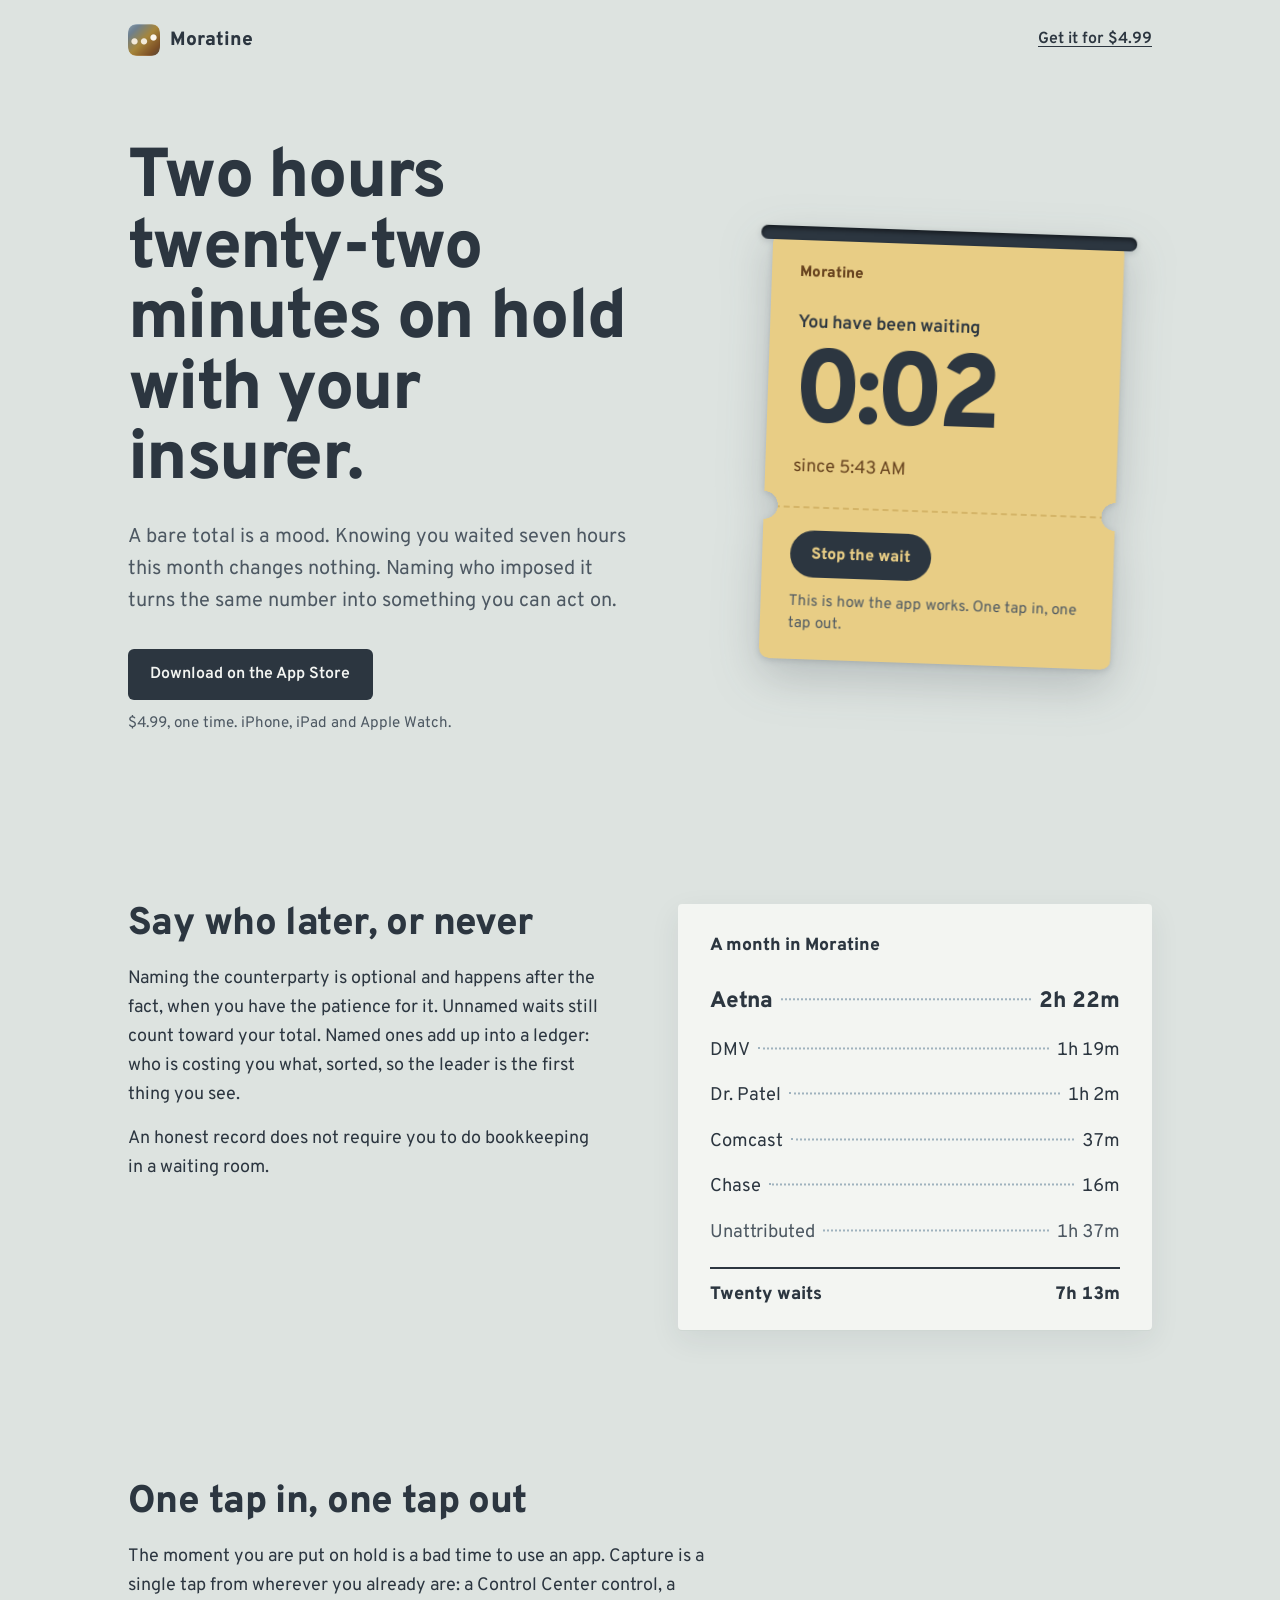
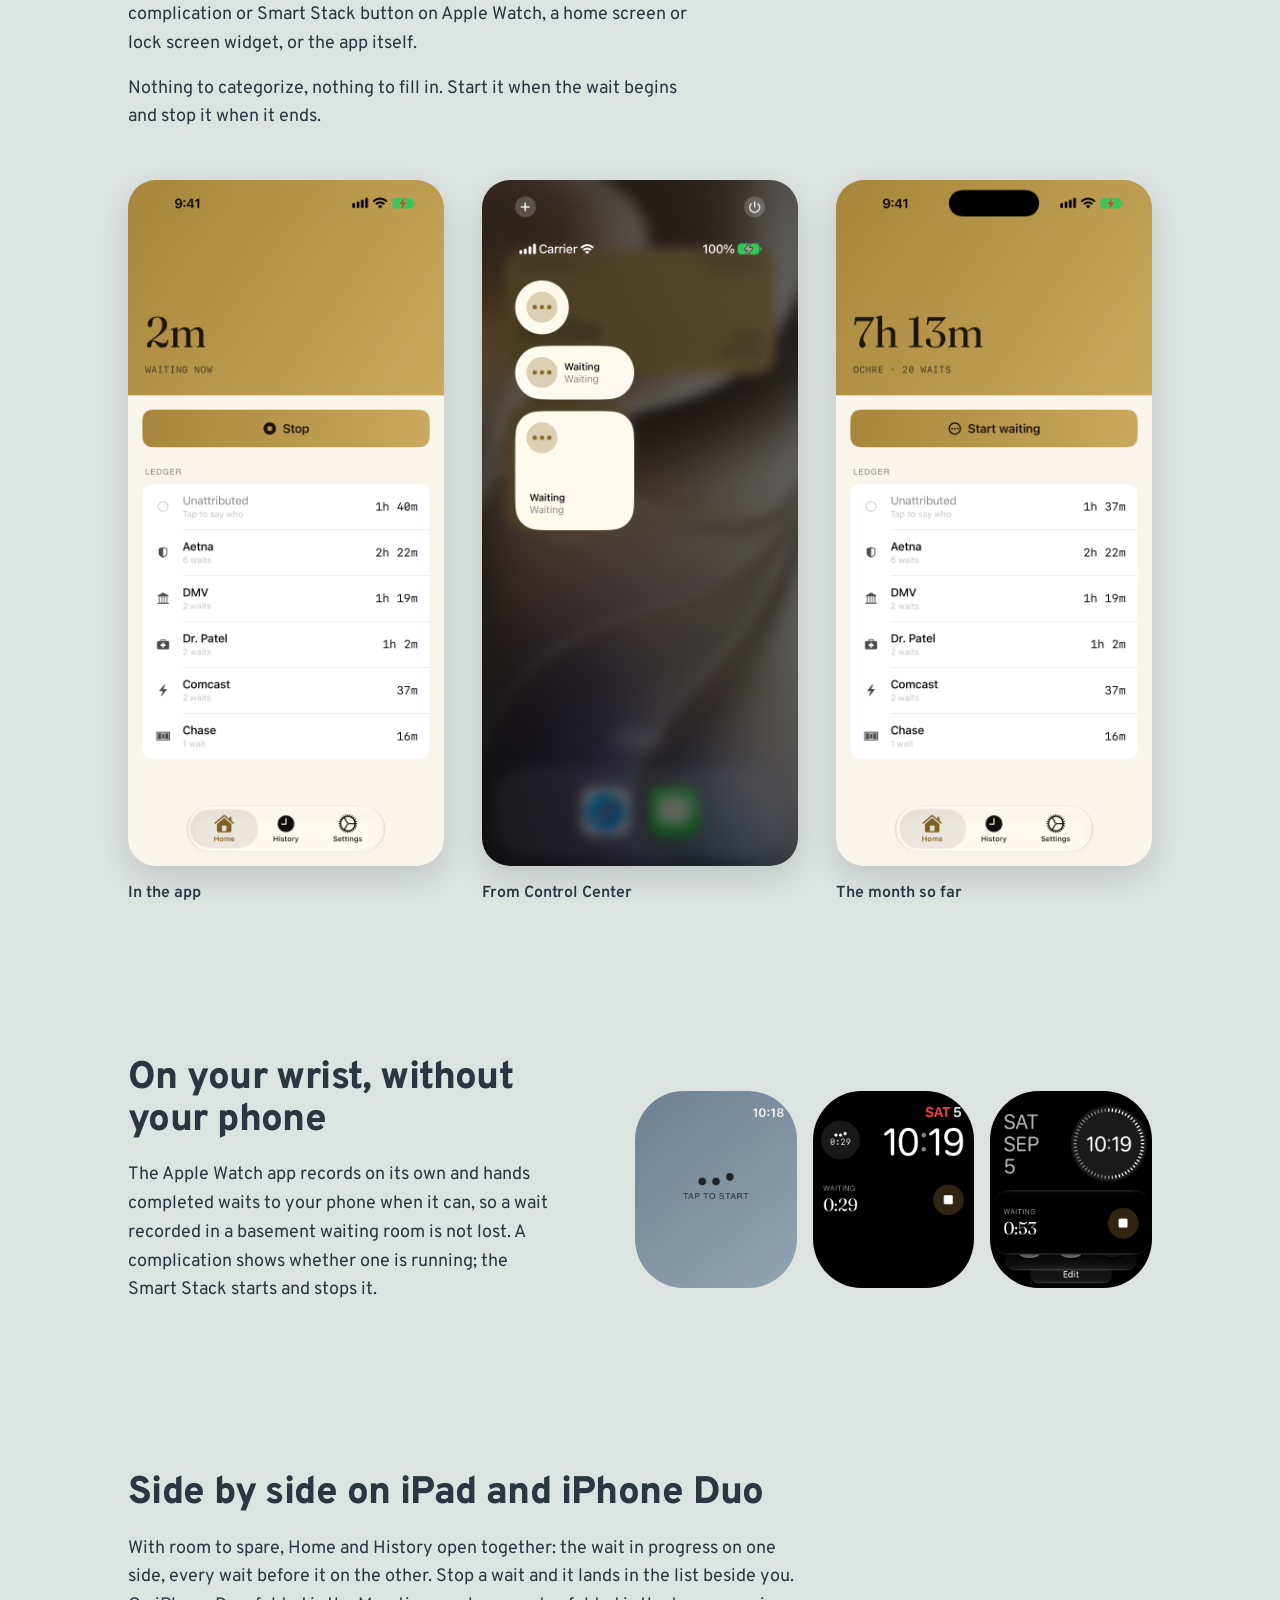
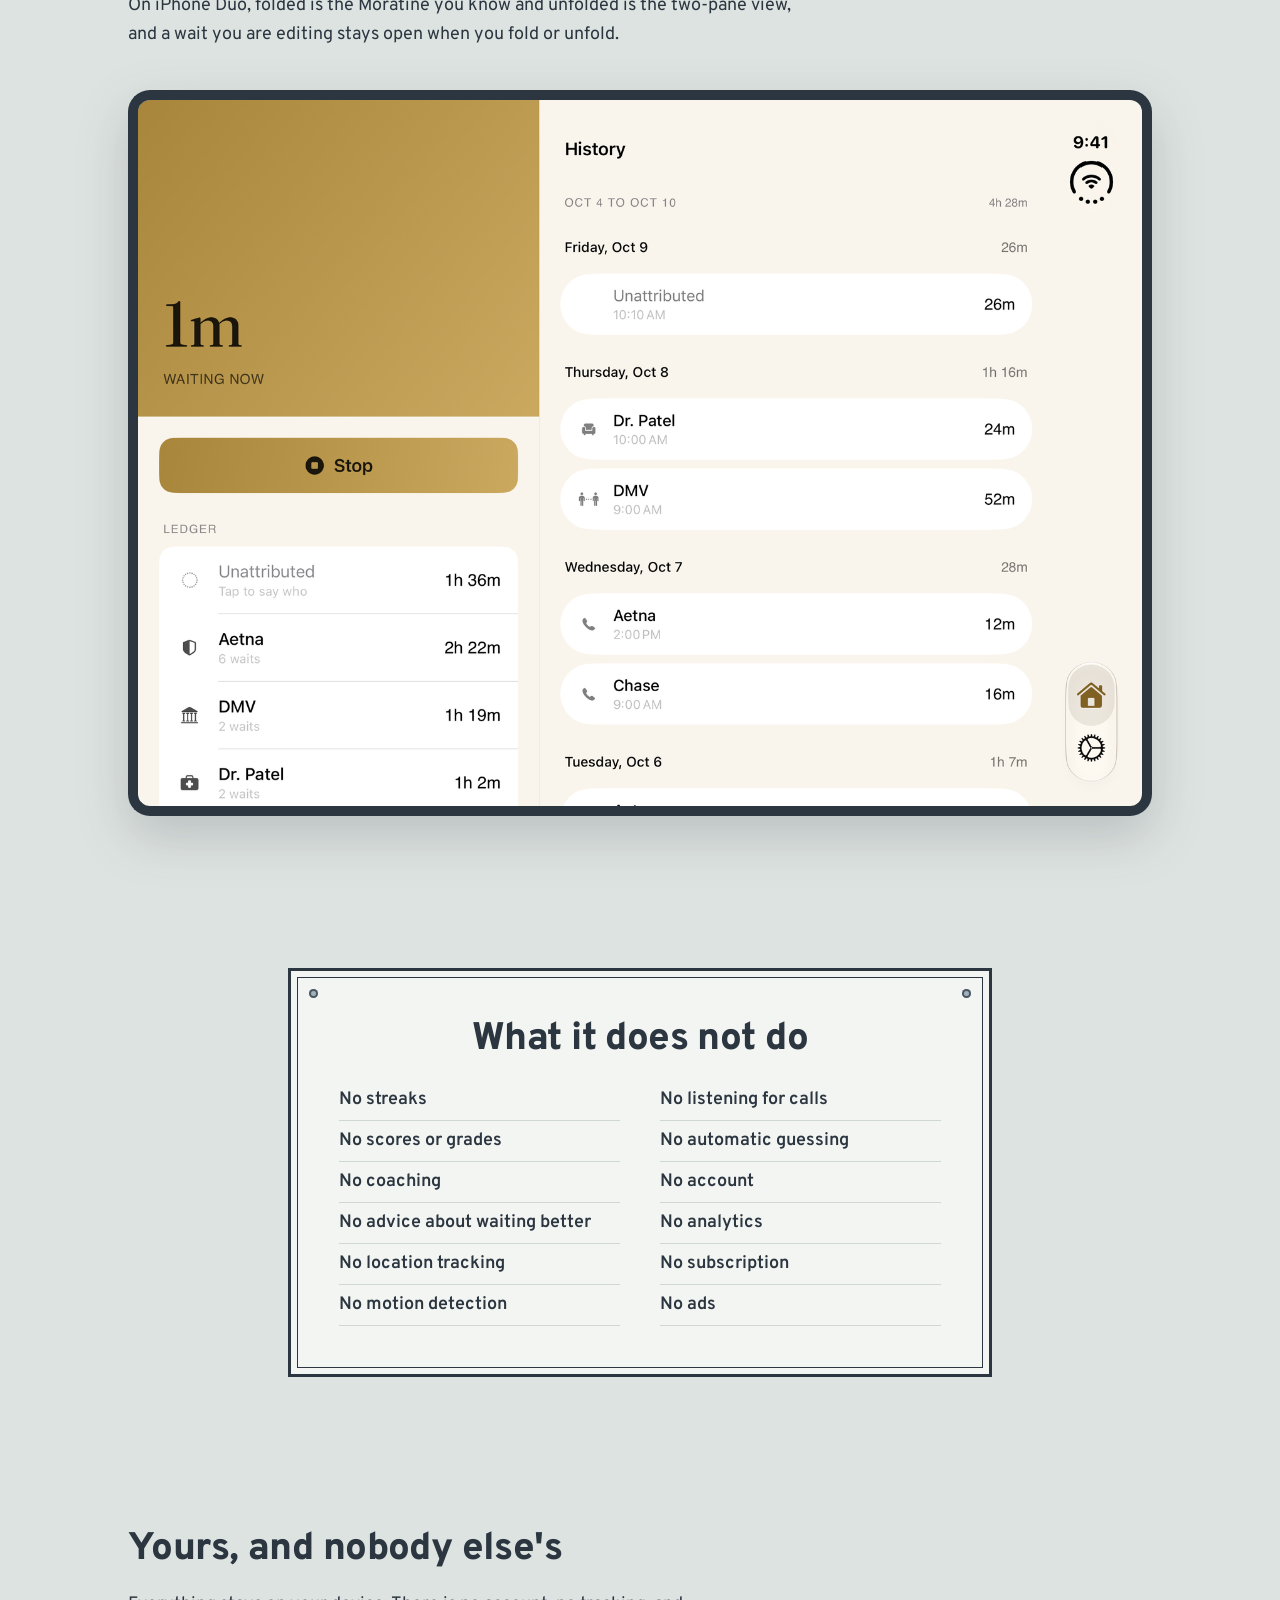
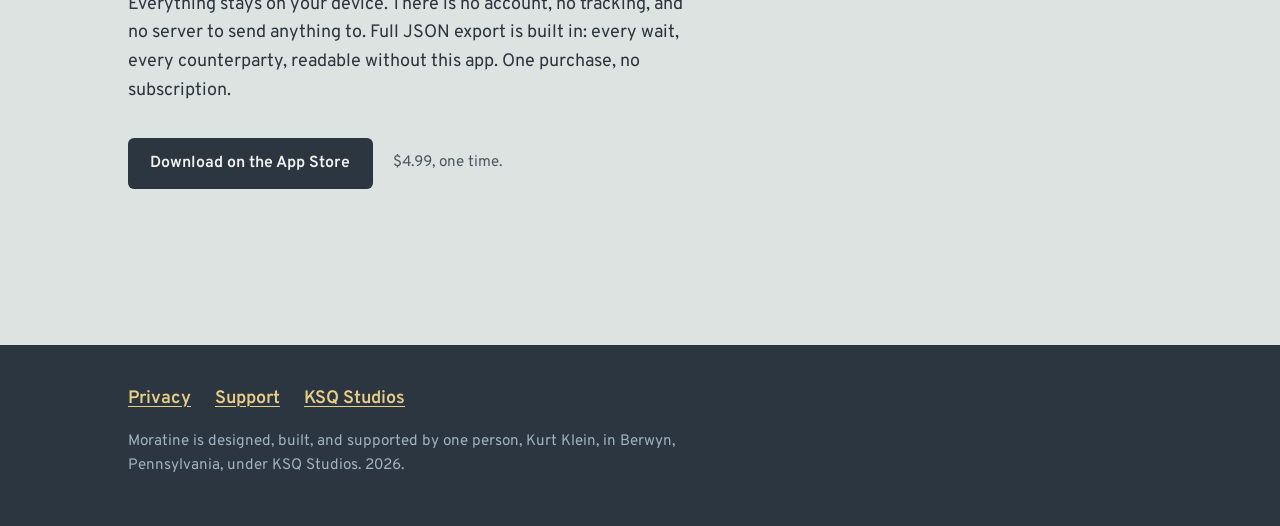
<file: index.html>
<!DOCTYPE html>
<html lang="en">
<head>
<meta charset="utf-8">
<meta name="viewport" content="width=device-width, initial-scale=1">
<title>Moratine, a record of time you did not choose</title>
<meta name="description" content="Moratine records involuntary waiting: on hold, in line, in waiting rooms. One tap in, one tap out, and a ledger of who is costing you time.">

<link rel="canonical" href="https://moratine.app/">
<meta property="og:type" content="website">
<meta property="og:url" content="https://moratine.app/">
<meta property="og:title" content="Moratine, a record of time you did not choose">
<meta property="og:description" content="Two hours twenty-two minutes on hold with your insurer, across six calls. A bare total is a mood. A name attached to it is evidence.">
<meta property="og:image" content="https://moratine.app/og-image.png">
<meta name="twitter:card" content="summary_large_image">
<meta name="theme-color" content="#dde3e0">

<link rel="icon" href="/favicon.png" sizes="32x32">
<link rel="apple-touch-icon" href="/apple-touch-icon.png">

<link rel="preconnect" href="https://fonts.googleapis.com">
<link rel="preconnect" href="https://fonts.gstatic.com" crossorigin>
<link href="https://fonts.googleapis.com/css2?family=Overpass:wght@400;600;800&display=swap" rel="stylesheet">
<link rel="stylesheet" href="/styles.css">
</head>
<body>

<header class="bar">
  <a class="mark" href="/">
    <img src="/apple-touch-icon.png" alt="" width="32" height="32">
    Moratine
  </a>
  <a class="bar-cta" href="https://apps.apple.com/us/app/moratine/id6808066631" rel="noopener">Get it for $4.99</a>
</header>

<main>

  <section class="hero">
    <div class="hero-copy">
      <h1>Two hours twenty-two minutes on hold with your insurer.</h1>
      <p class="lede">
        A bare total is a mood. Knowing you waited seven hours this month
        changes nothing. Naming who imposed it turns the same number into
        something you can act on.
      </p>
      <p class="buy">
        <a class="button" href="https://apps.apple.com/us/app/moratine/id6808066631" rel="noopener">Download on the App Store</a>
        <span class="price">$4.99, one time. iPhone, iPad and Apple Watch.</span>
      </p>
    </div>

    <figure class="ticket" aria-labelledby="ticket-state">
      <div class="ticket-slot" aria-hidden="true"></div>
      <div class="ticket-paper">
      <div class="ticket-body">
        <p class="ticket-issuer">Moratine</p>
        <p class="ticket-state" id="ticket-state">You have been waiting</p>
        <p class="ticket-time" id="ticket-time" aria-live="off">0:00</p>
        <p class="ticket-since" id="ticket-since">since you opened this page</p>
        <p class="ticket-stamp" id="ticket-stamp" aria-hidden="true" hidden>Recorded</p>
      </div>
      <div class="ticket-stub">
        <button type="button" class="ticket-button" id="ticket-button">Stop the wait</button>
        <p class="ticket-note" id="ticket-note">This is how the app works. One tap in, one tap out.</p>
      </div>
      </div>
    </figure>
  </section>

  <section class="ledger-section">
    <div class="ledger-copy">
      <h2>Say who later, or never</h2>
      <p>
        Naming the counterparty is optional and happens after the fact, when
        you have the patience for it. Unnamed waits still count toward your
        total. Named ones add up into a ledger: who is costing you what,
        sorted, so the leader is the first thing you see.
      </p>
      <p>
        An honest record does not require you to do bookkeeping in a waiting
        room.
      </p>
    </div>

    <figure class="ledger">
      <figcaption>A month in Moratine</figcaption>
      <ol id="ledger-list">
        <li data-shuffle="2"><span class="who">Aetna</span><span class="dots" aria-hidden="true"></span><span class="how-long">2h 22m</span></li>
        <li data-shuffle="4"><span class="who">DMV</span><span class="dots" aria-hidden="true"></span><span class="how-long">1h 19m</span></li>
        <li data-shuffle="6"><span class="who">Dr. Patel</span><span class="dots" aria-hidden="true"></span><span class="how-long">1h 2m</span></li>
        <li data-shuffle="1"><span class="who">Comcast</span><span class="dots" aria-hidden="true"></span><span class="how-long">37m</span></li>
        <li data-shuffle="5"><span class="who">Chase</span><span class="dots" aria-hidden="true"></span><span class="how-long">16m</span></li>
        <li class="unnamed" data-shuffle="3"><span class="who">Unattributed</span><span class="dots" aria-hidden="true"></span><span class="how-long">1h 37m</span></li>
      </ol>
      <p class="ledger-total"><span>Twenty waits</span><span>7h 13m</span></p>
    </figure>
  </section>

  <section class="capture">
    <h2>One tap in, one tap out</h2>
    <div class="capture-copy">
      <p>
        The moment you are put on hold is a bad time to use an app. Capture is
        a single tap from wherever you already are: a Control Center control,
        a complication or Smart Stack button on Apple Watch, a home screen or
        lock screen widget, or the app itself.
      </p>
      <p>
        Nothing to categorize, nothing to fill in. Start it when the wait
        begins and stop it when it ends.
      </p>
    </div>
    <div class="shots">
      <figure>
        <img src="/images/02.png" alt="A wait in progress in the Moratine app, two minutes elapsed, with a Stop button." width="1320" height="2868" loading="lazy">
        <figcaption>In the app</figcaption>
      </figure>
      <figure>
        <img src="/images/07.png" alt="The Moratine control in iOS Control Center, showing a waiting state." width="1320" height="2868" loading="lazy">
        <figcaption>From Control Center</figcaption>
      </figure>
      <figure>
        <img src="/images/01.png" alt="The Moratine home screen: seven hours thirteen minutes this month, with the ledger of counterparties below." width="1320" height="2868" loading="lazy">
        <figcaption>The month so far</figcaption>
      </figure>
    </div>
  </section>

  <section class="wrist">
    <div class="wrist-copy">
      <h2>On your wrist, without your phone</h2>
      <p>
        The Apple Watch app records on its own and hands completed waits to
        your phone when it can, so a wait recorded in a basement waiting room
        is not lost. A complication shows whether one is running; the Smart
        Stack starts and stops it.
      </p>
    </div>
    <div class="watch-shots">
      <img src="/images/w1.png" alt="The Moratine watch app at rest, showing tap to start." width="422" height="514" loading="lazy">
      <img src="/images/w2.png" alt="A watch face with the Moratine complication showing a running wait." width="422" height="514" loading="lazy">
      <img src="/images/w3.png" alt="The Moratine card in the watch Smart Stack, showing a running wait and a stop button." width="422" height="514" loading="lazy">
    </div>
  </section>

  <section class="unfold">
    <h2>Side by side on iPad and iPhone Duo</h2>
    <p>
      With room to spare, Home and History open together: the wait in
      progress on one side, every wait before it on the other. Stop a wait
      and it lands in the list beside you. On iPhone Duo, folded is the
      Moratine you know and unfolded is the two-pane view, and a wait you are
      editing stays open when you fold or unfold.
    </p>
    <div class="duo-frame" id="duo-frame">
      <img class="duo" src="/images/duo.png" alt="Moratine on the unfolded iPhone Duo: a one-minute wait running on the left, the week's history on the right." width="1600" height="1125" loading="lazy">
    </div>
  </section>

  <section class="notice-section">
    <div class="notice">
      <h2>What it does not do</h2>
      <ul>
        <li>No streaks</li>
        <li>No scores or grades</li>
        <li>No coaching</li>
        <li>No advice about waiting better</li>
        <li>No location tracking</li>
        <li>No motion detection</li>
        <li>No listening for calls</li>
        <li>No automatic guessing</li>
        <li>No account</li>
        <li>No analytics</li>
        <li>No subscription</li>
        <li>No ads</li>
      </ul>
    </div>
  </section>

  <section class="yours">
    <h2>Yours, and nobody else's</h2>
    <p>
      Everything stays on your device. There is no account, no tracking, and
      no server to send anything to. Full JSON export is built in: every wait,
      every counterparty, readable without this app. One purchase, no
      subscription.
    </p>
    <p class="buy">
      <a class="button" href="https://apps.apple.com/us/app/moratine/id6808066631" rel="noopener">Download on the App Store</a>
      <span class="price">$4.99, one time.</span>
    </p>
  </section>

</main>

<footer class="foot">
  <div class="foot-inner">
  <nav aria-label="Site">
    <a href="/privacy">Privacy</a>
    <a href="/support">Support</a>
    <a href="https://ksqstudios.com">KSQ Studios</a>
  </nav>
  <p>Moratine is designed, built, and supported by one person, Kurt Klein, in Berwyn, Pennsylvania, under KSQ Studios. 2026.</p>
  </div>
</footer>

<script>
  // The hero ticket counts the time since this page opened, like a wait in
  // the app. Stop records it; Start again resets it. Nothing is stored or sent.
  (function () {
    var time = document.getElementById('ticket-time');
    var state = document.getElementById('ticket-state');
    var since = document.getElementById('ticket-since');
    var note = document.getElementById('ticket-note');
    var button = document.getElementById('ticket-button');
    var start = Date.now();
    var timer = null;

    function format(ms) {
      var s = Math.floor(ms / 1000);
      var h = Math.floor(s / 3600);
      var m = Math.floor((s % 3600) / 60);
      var sec = s % 60;
      var mm = h ? String(m).padStart(2, '0') : String(m);
      return (h ? h + ':' : '') + mm + ':' + String(sec).padStart(2, '0');
    }
    function tick() { time.textContent = format(Date.now() - start); }
    function run() {
      start = Date.now();
      tick();
      timer = setInterval(tick, 1000);
      state.textContent = 'You have been waiting';
      since.textContent = 'since ' + new Date(start).toLocaleTimeString([], { hour: 'numeric', minute: '2-digit' });
      button.textContent = 'Stop the wait';
      note.textContent = 'This is how the app works. One tap in, one tap out.';
    }
    function stop() {
      clearInterval(timer);
      timer = null;
      tick();
      state.textContent = 'You waited';
      button.textContent = 'Start a new wait';
      note.textContent = 'Recorded. Moratine would ask who it was for later, or never.';
    }
    button.addEventListener('click', function () { timer ? stop() : run(); });
    run();
  })();

  // Three small movements, each acting out something the app does. All are
  // skipped when the reader prefers reduced motion; the page reads the same
  // without them.
  (function () {
    var still = window.matchMedia('(prefers-reduced-motion: reduce)').matches;
    var stamp = document.getElementById('ticket-stamp');
    var button = document.getElementById('ticket-button');

    // The stamp lands when a wait is stopped and lifts when a new one starts.
    button.addEventListener('click', function () {
      var stopping = stamp.hidden;
      stamp.hidden = !stopping;
      if (stopping && !still) {
        stamp.classList.remove('is-landing');
        void stamp.offsetWidth;
        stamp.classList.add('is-landing');
      }
    });

    if (still || !('IntersectionObserver' in window)) return;

    function once(el, threshold, fn) {
      var io = new IntersectionObserver(function (entries) {
        if (entries[0].isIntersecting) { io.disconnect(); fn(); }
      }, { threshold: threshold });
      io.observe(el);
    }

    // The ledger arrives in the order waits were recorded, then sorts itself
    // so the leader is first, the way the app keeps it.
    var list = document.getElementById('ledger-list');
    var sorted = Array.prototype.slice.call(list.children);
    sorted.slice().sort(function (a, b) { return a.dataset.shuffle - b.dataset.shuffle; })
      .forEach(function (li) { list.appendChild(li); });
    once(list, 0.6, function () {
      setTimeout(function () {
        var before = new Map();
        sorted.forEach(function (li) { before.set(li, li.getBoundingClientRect().top); });
        sorted.forEach(function (li) { list.appendChild(li); });
        sorted.forEach(function (li) {
          var dy = before.get(li) - li.getBoundingClientRect().top;
          if (!dy) return;
          li.animate([{ transform: 'translateY(' + dy + 'px)' }, { transform: 'none' }],
            { duration: 700, easing: 'cubic-bezier(.2,.7,.2,1)' });
        });
      }, 450);
    });

    // The Duo screenshot opens from half folded, like the device.
    var frame = document.getElementById('duo-frame');
    var img = frame.querySelector('img');
    var src = img.currentSrc || img.src;
    ['left', 'right'].forEach(function (side) {
      var half = document.createElement('div');
      half.className = 'duo-half duo-half--' + side;
      half.style.backgroundImage = 'url("' + src + '")';
      half.setAttribute('aria-hidden', 'true');
      frame.appendChild(half);
    });
    frame.classList.add('is-folded');
    once(frame, 0.35, function () {
      requestAnimationFrame(function () {
        frame.classList.add('is-opening');
        frame.classList.remove('is-folded');
        setTimeout(function () { frame.classList.remove('is-opening'); frame.classList.add('is-open'); }, 1300);
      });
    });
  })();
</script>

</body>
</html>
</file>
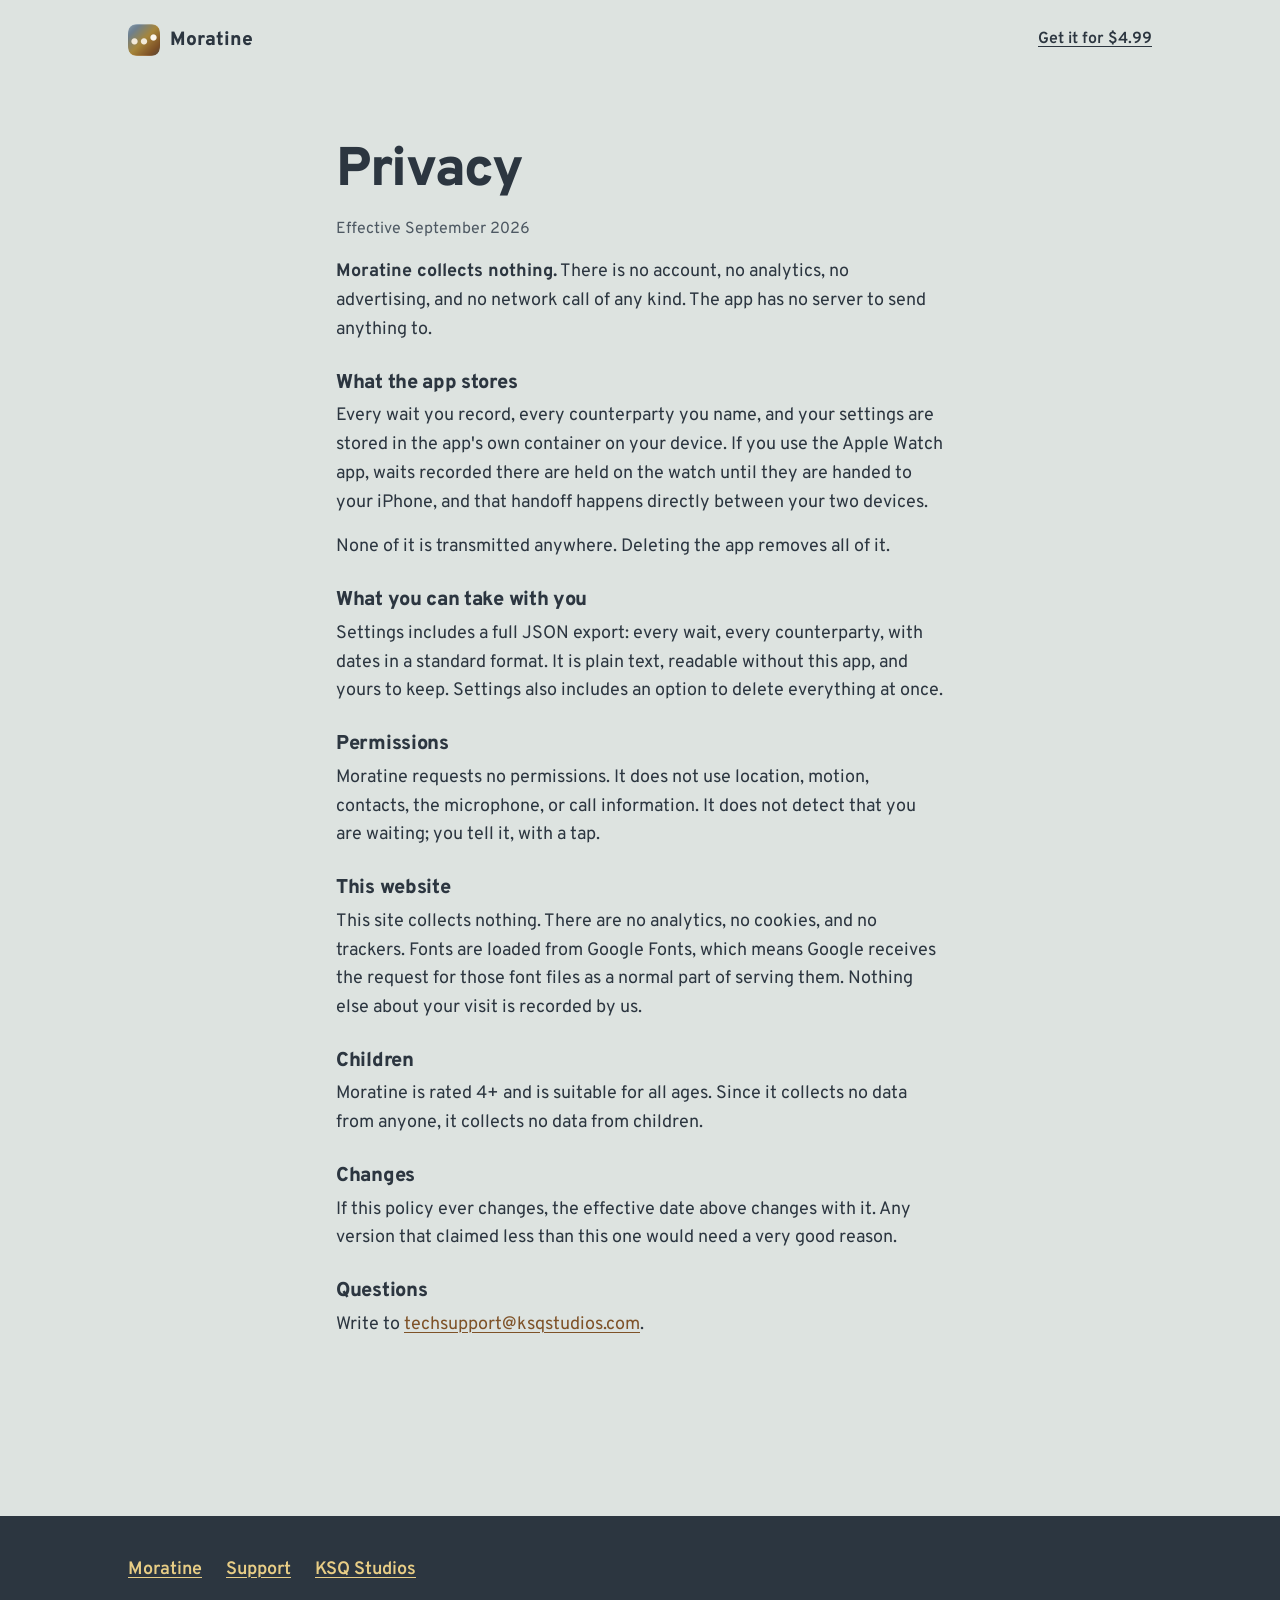
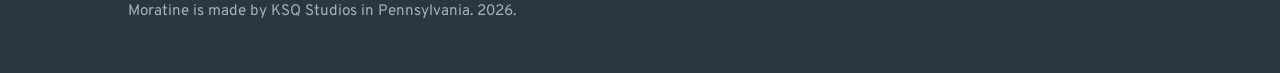
<file: privacy.html>
<!DOCTYPE html>
<html lang="en">
<head>
<meta charset="utf-8">
<meta name="viewport" content="width=device-width, initial-scale=1">
<meta name="theme-color" content="#dde3e0">
<title>Privacy, Moratine</title>
<meta name="description" content="Moratine collects nothing. No account, no analytics, no network calls. Everything stays on your device.">
<link rel="canonical" href="https://moratine.app/privacy">
<meta name="robots" content="index, follow">

<link rel="icon" href="/favicon.png" sizes="32x32">
<link rel="apple-touch-icon" href="/apple-touch-icon.png">

<link rel="preconnect" href="https://fonts.googleapis.com">
<link rel="preconnect" href="https://fonts.gstatic.com" crossorigin>
<link href="https://fonts.googleapis.com/css2?family=Overpass:wght@400;600;800&display=swap" rel="stylesheet">
<link rel="stylesheet" href="/styles.css">
</head>
<body>

<header class="bar">
  <a class="mark" href="/">
    <img src="/apple-touch-icon.png" alt="" width="32" height="32">
    Moratine
  </a>
  <a class="bar-cta" href="https://apps.apple.com/us/app/moratine/id6808066631" rel="noopener">Get it for $4.99</a>
</header>

<main class="doc">

<div class="legal">
    <h1>Privacy</h1>
    <p class="updated">Effective September 2026</p>

    <p>
      <strong>Moratine collects nothing.</strong> There is no account, no
      analytics, no advertising, and no network call of any kind. The app has
      no server to send anything to.
    </p>

    <h3>What the app stores</h3>
    <p>
      Every wait you record, every counterparty you name, and your settings
      are stored in the app's own container on your device. If you use the
      Apple Watch app, waits recorded there are held on the watch until they
      are handed to your iPhone, and that handoff happens directly between
      your two devices.
    </p>
    <p>
      None of it is transmitted anywhere. Deleting the app removes all of it.
    </p>

    <h3>What you can take with you</h3>
    <p>
      Settings includes a full JSON export: every wait, every counterparty,
      with dates in a standard format. It is plain text, readable without this
      app, and yours to keep. Settings also includes an option to delete
      everything at once.
    </p>

    <h3>Permissions</h3>
    <p>
      Moratine requests no permissions. It does not use location, motion,
      contacts, the microphone, or call information. It does not detect that
      you are waiting; you tell it, with a tap.
    </p>

    <h3>This website</h3>
    <p>
      This site collects nothing. There are no analytics, no cookies, and no
      trackers. Fonts are loaded from Google Fonts, which means Google
      receives the request for those font files as a normal part of serving
      them. Nothing else about your visit is recorded by us.
    </p>

    <h3>Children</h3>
    <p>
      Moratine is rated 4+ and is suitable for all ages. Since it collects no
      data from anyone, it collects no data from children.
    </p>

    <h3>Changes</h3>
    <p>
      If this policy ever changes, the effective date above changes with it.
      Any version that claimed less than this one would need a very good
      reason.
    </p>

    <h3>Questions</h3>
    <p>
      Write to <a href="mailto:techsupport@ksqstudios.com">techsupport@ksqstudios.com</a>.
    </p>
</main>

<footer class="foot">
  <div class="foot-inner">
    <nav aria-label="Site">
      <a href="/">Moratine</a>
      <a href="/support">Support</a>
      <a href="https://ksqstudios.com">KSQ Studios</a>
    </nav>
    <p>Moratine is made by KSQ Studios in Pennsylvania. 2026.</p>
  </div>
</footer>

</body>
</html>
</file>
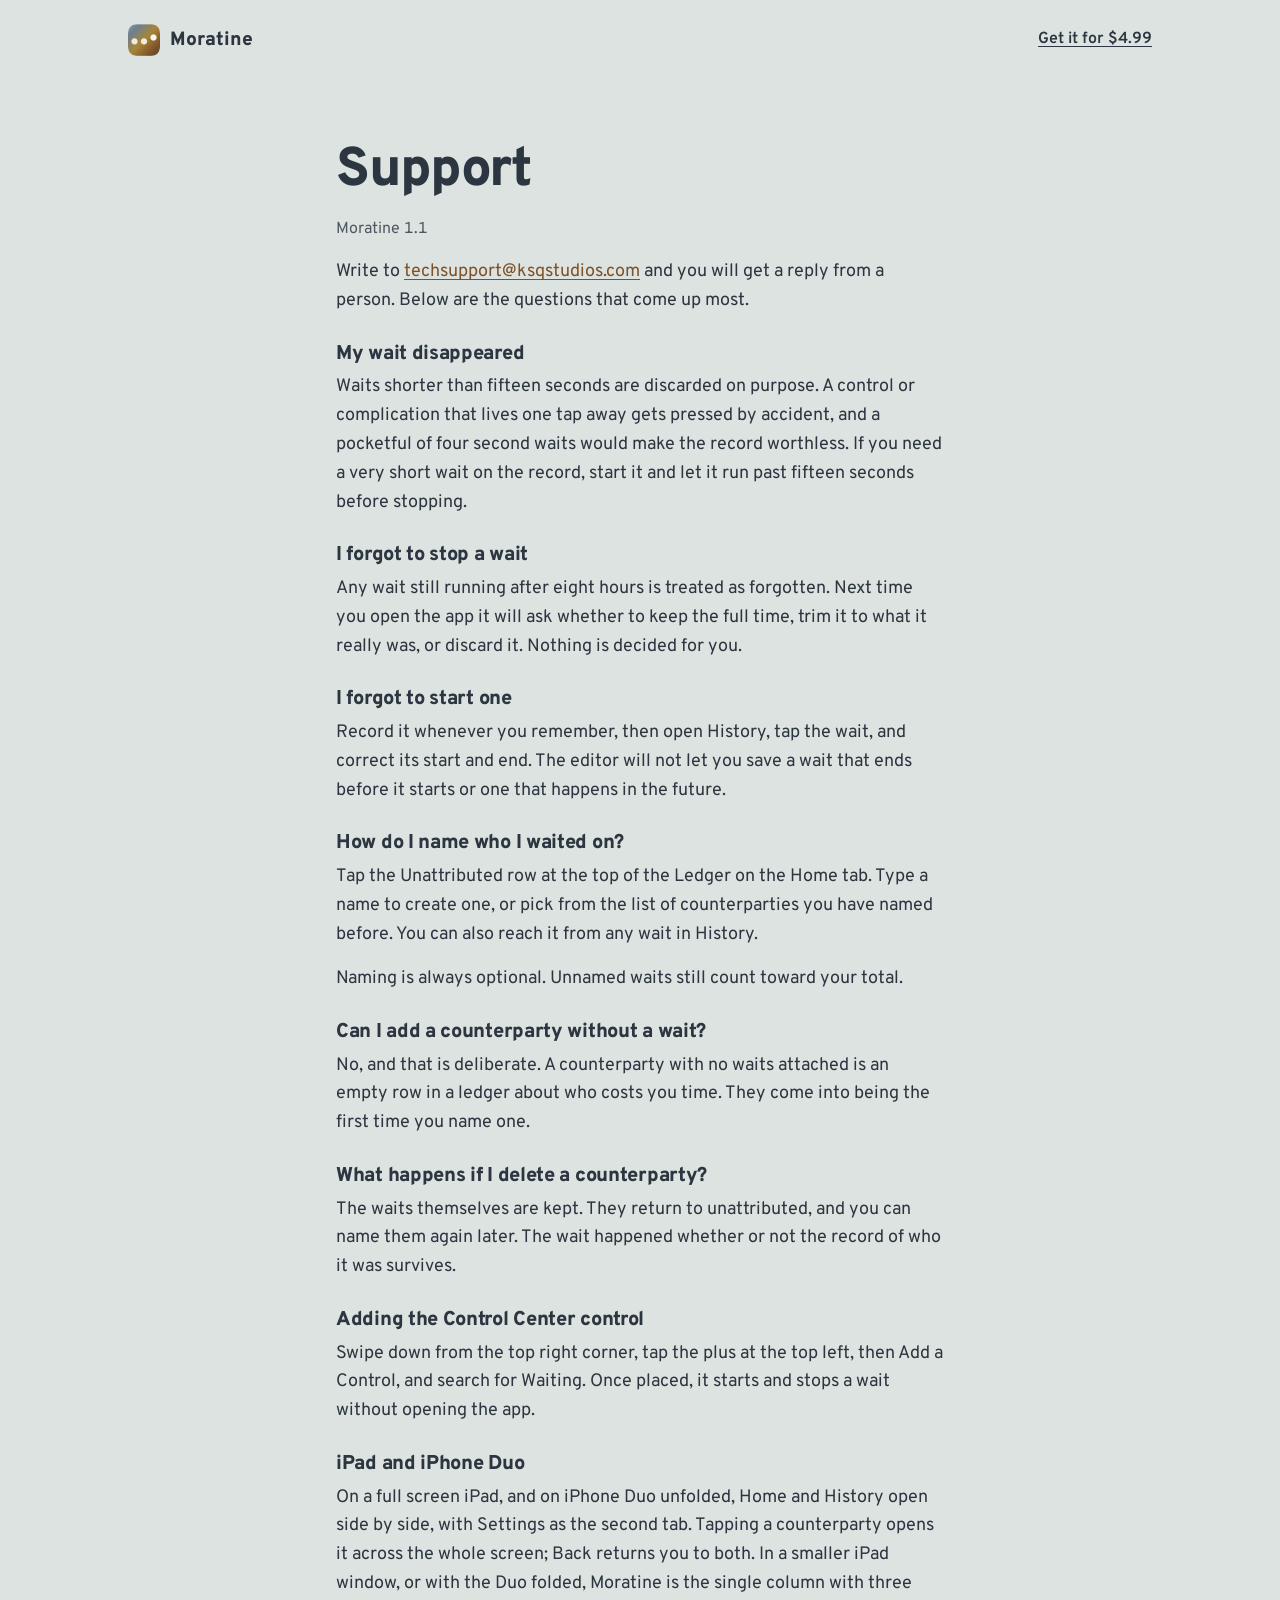
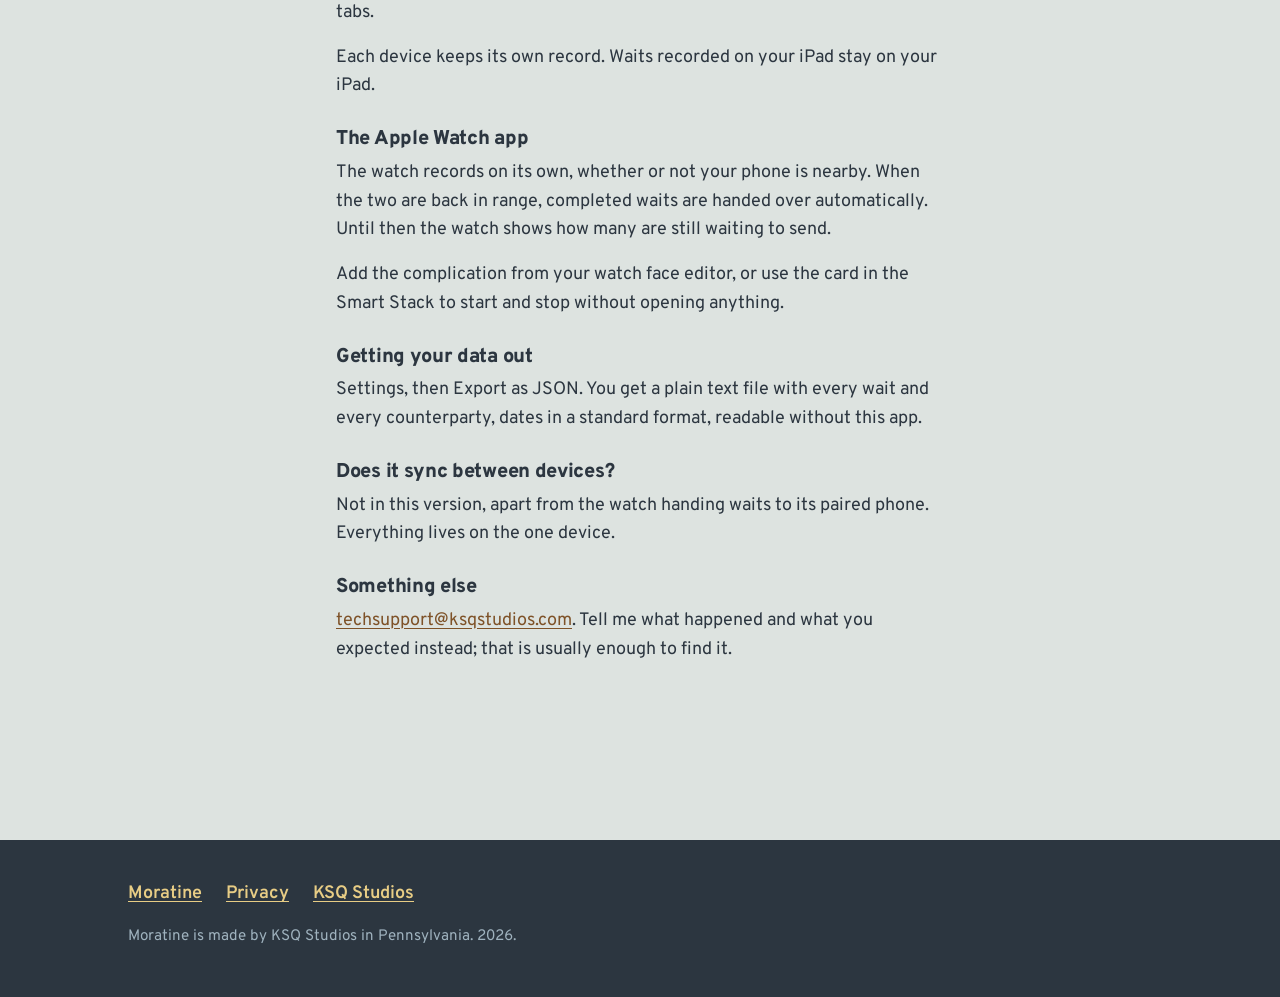
<file: support.html>
<!DOCTYPE html>
<html lang="en">
<head>
<meta charset="utf-8">
<meta name="viewport" content="width=device-width, initial-scale=1">
<meta name="theme-color" content="#dde3e0">
<title>Support, Moratine</title>
<meta name="description" content="Help with Moratine: how capture works, attribution, iPad and iPhone Duo, the Apple Watch app, export, and how to get in touch.">
<link rel="canonical" href="https://moratine.app/support">

<link rel="icon" href="/favicon.png" sizes="32x32">
<link rel="apple-touch-icon" href="/apple-touch-icon.png">

<link rel="preconnect" href="https://fonts.googleapis.com">
<link rel="preconnect" href="https://fonts.gstatic.com" crossorigin>
<link href="https://fonts.googleapis.com/css2?family=Overpass:wght@400;600;800&display=swap" rel="stylesheet">
<link rel="stylesheet" href="/styles.css">
</head>
<body>

<header class="bar">
  <a class="mark" href="/">
    <img src="/apple-touch-icon.png" alt="" width="32" height="32">
    Moratine
  </a>
  <a class="bar-cta" href="https://apps.apple.com/us/app/moratine/id6808066631" rel="noopener">Get it for $4.99</a>
</header>

<main class="doc">

<div class="legal">
    <h1>Support</h1>
    <p class="updated">Moratine 1.1</p>

    <p>
      Write to <a href="mailto:techsupport@ksqstudios.com">techsupport@ksqstudios.com</a>
      and you will get a reply from a person. Below are the questions that
      come up most.
    </p>

    <h3>My wait disappeared</h3>
    <p>
      Waits shorter than fifteen seconds are discarded on purpose. A control
      or complication that lives one tap away gets pressed by accident, and a
      pocketful of four second waits would make the record worthless. If you
      need a very short wait on the record, start it and let it run past
      fifteen seconds before stopping.
    </p>

    <h3>I forgot to stop a wait</h3>
    <p>
      Any wait still running after eight hours is treated as forgotten. Next
      time you open the app it will ask whether to keep the full time, trim it
      to what it really was, or discard it. Nothing is decided for you.
    </p>

    <h3>I forgot to start one</h3>
    <p>
      Record it whenever you remember, then open History, tap the wait, and
      correct its start and end. The editor will not let you save a wait that
      ends before it starts or one that happens in the future.
    </p>

    <h3>How do I name who I waited on?</h3>
    <p>
      Tap the Unattributed row at the top of the Ledger on the Home tab. Type
      a name to create one, or pick from the list of counterparties you have
      named before. You can also reach it from any wait in History.
    </p>
    <p>
      Naming is always optional. Unnamed waits still count toward your total.
    </p>

    <h3>Can I add a counterparty without a wait?</h3>
    <p>
      No, and that is deliberate. A counterparty with no waits attached is an
      empty row in a ledger about who costs you time. They come into being the
      first time you name one.
    </p>

    <h3>What happens if I delete a counterparty?</h3>
    <p>
      The waits themselves are kept. They return to unattributed, and you can
      name them again later. The wait happened whether or not the record of
      who it was survives.
    </p>

    <h3>Adding the Control Center control</h3>
    <p>
      Swipe down from the top right corner, tap the plus at the top left, then
      Add a Control, and search for Waiting. Once placed, it starts and stops
      a wait without opening the app.
    </p>

    <h3>iPad and iPhone Duo</h3>
    <p>
      On a full screen iPad, and on iPhone Duo unfolded, Home and History open
      side by side, with Settings as the second tab. Tapping a counterparty
      opens it across the whole screen; Back returns you to both. In a
      smaller iPad window, or with the Duo folded, Moratine is the single
      column with three tabs.
    </p>
    <p>
      Each device keeps its own record. Waits recorded on your iPad stay on
      your iPad.
    </p>

    <h3>The Apple Watch app</h3>
    <p>
      The watch records on its own, whether or not your phone is nearby. When
      the two are back in range, completed waits are handed over
      automatically. Until then the watch shows how many are still waiting to
      send.
    </p>
    <p>
      Add the complication from your watch face editor, or use the card in the
      Smart Stack to start and stop without opening anything.
    </p>

    <h3>Getting your data out</h3>
    <p>
      Settings, then Export as JSON. You get a plain text file with every wait
      and every counterparty, dates in a standard format, readable without
      this app.
    </p>

    <h3>Does it sync between devices?</h3>
    <p>
      Not in this version, apart from the watch handing waits to its paired
      phone. Everything lives on the one device.
    </p>

    <h3>Something else</h3>
    <p>
      <a href="mailto:techsupport@ksqstudios.com">techsupport@ksqstudios.com</a>.
      Tell me what happened and what you expected instead; that is usually
      enough to find it.
    </p>
</main>

<footer class="foot">
  <div class="foot-inner">
    <nav aria-label="Site">
      <a href="/">Moratine</a>
      <a href="/privacy">Privacy</a>
      <a href="https://ksqstudios.com">KSQ Studios</a>
    </nav>
    <p>Moratine is made by KSQ Studios in Pennsylvania. 2026.</p>
  </div>
</footer>

</body>
</html>
</file>
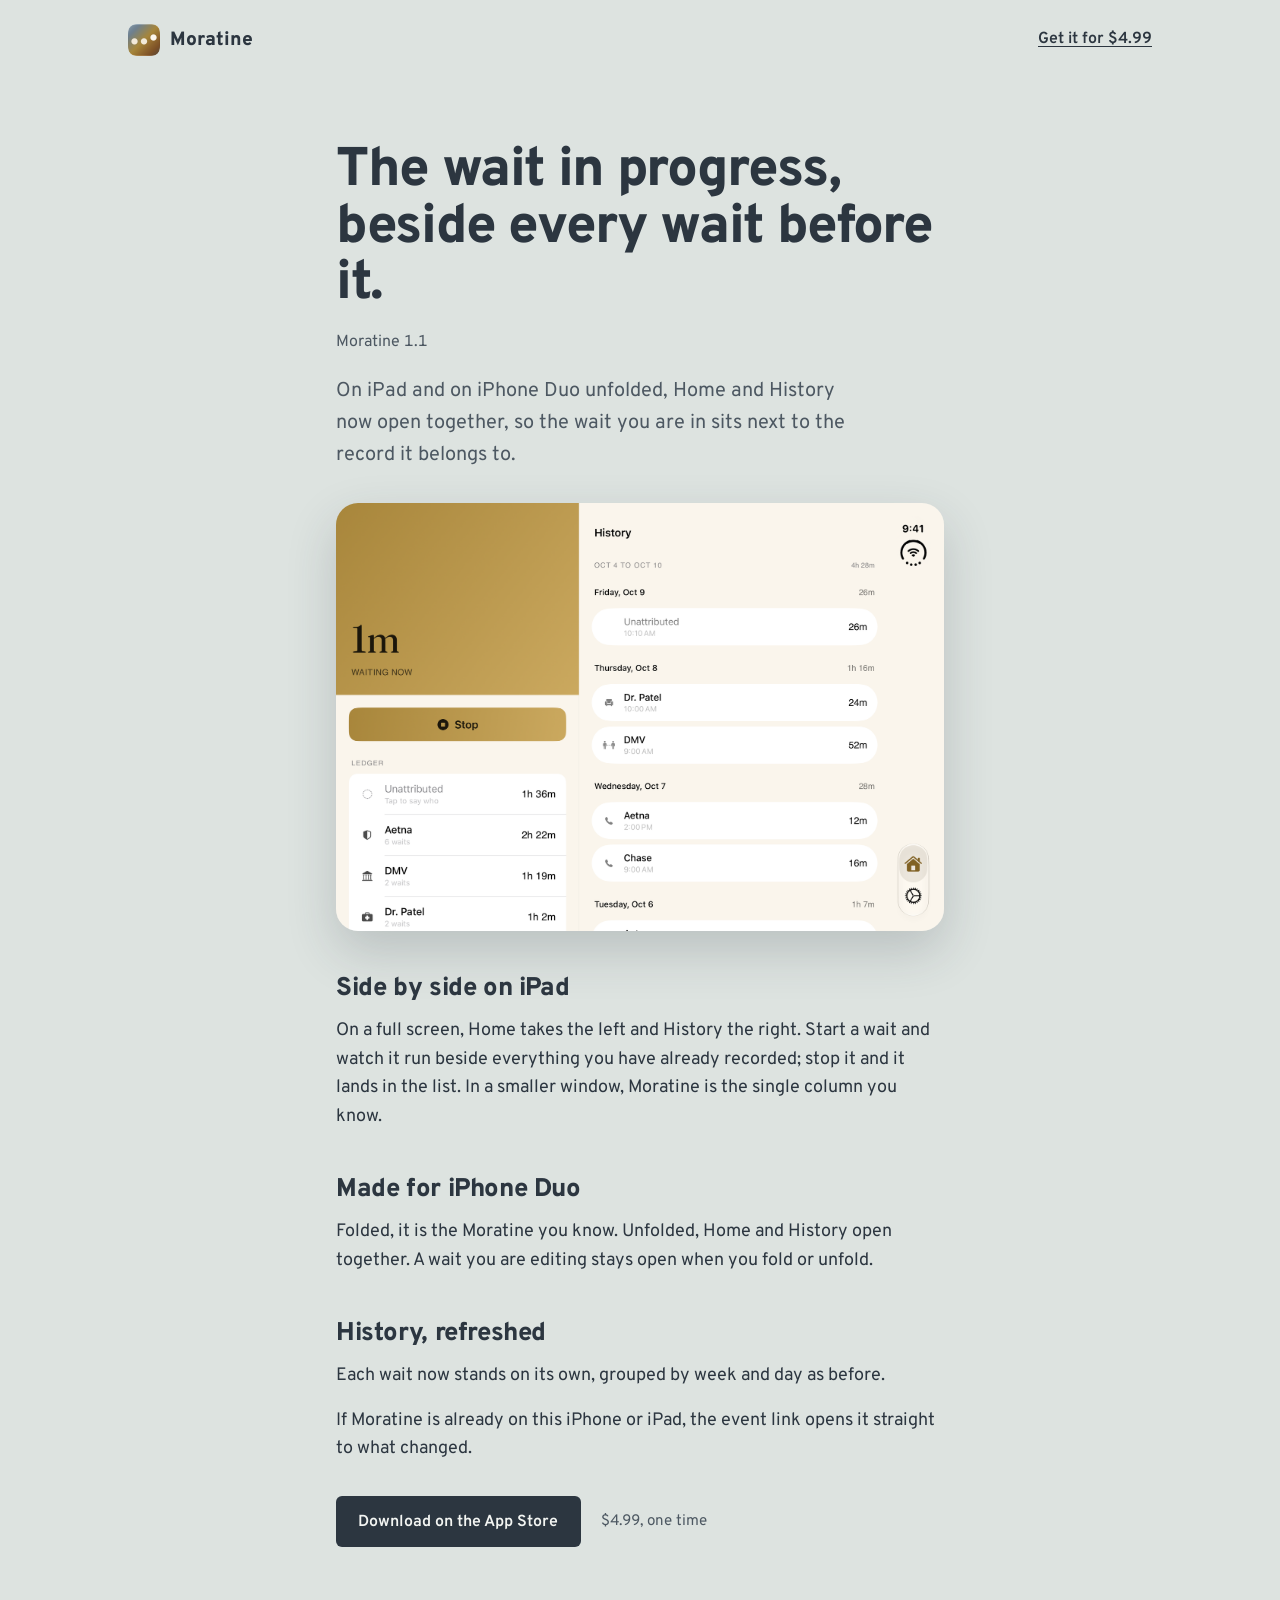
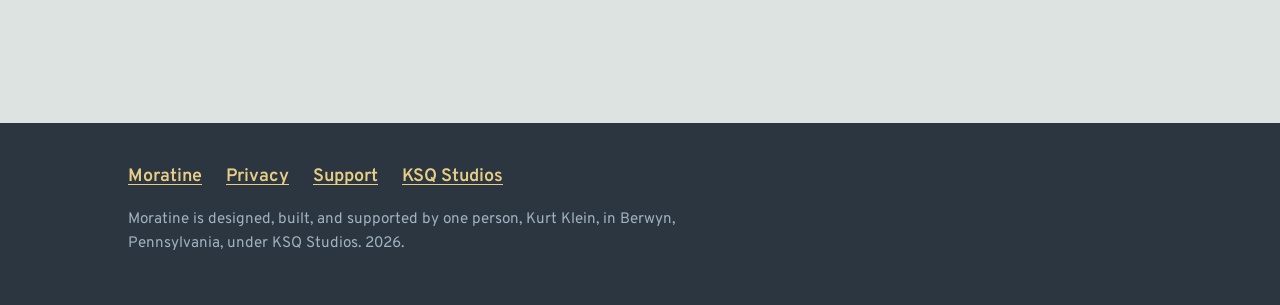
<file: event/duo.html>
<!DOCTYPE html>
<html lang="en">
<head>
<meta charset="utf-8">
<meta name="viewport" content="width=device-width, initial-scale=1">
<meta name="theme-color" content="#dde3e0">
<title>Moratine 1.1, side by side</title>
<meta name="description" content="Moratine 1.1: on iPad and iPhone Duo, the wait in progress sits beside every wait before it.">
<link rel="canonical" href="https://moratine.app/event/duo">

<link rel="icon" href="/favicon.png" sizes="32x32">
<link rel="apple-touch-icon" href="/apple-touch-icon.png">

<link rel="preconnect" href="https://fonts.googleapis.com">
<link rel="preconnect" href="https://fonts.gstatic.com" crossorigin>
<link href="https://fonts.googleapis.com/css2?family=Overpass:wght@400;600;800&display=swap" rel="stylesheet">
<link rel="stylesheet" href="/styles.css">
</head>
<body>

<header class="bar">
  <a class="mark" href="/">
    <img src="/apple-touch-icon.png" alt="" width="32" height="32">
    Moratine
  </a>
  <a class="bar-cta" href="https://apps.apple.com/us/app/moratine/id6808066631" rel="noopener">Get it for $4.99</a>
</header>

<main class="doc">

  <h1>The wait in progress, beside every wait before it.</h1>
  <p class="updated">Moratine 1.1</p>
    <p class="lede">
      On iPad and on iPhone Duo unfolded, Home and History now open together,
      so the wait you are in sits next to the record it belongs to.
    </p>
  <img class="duo" src="/images/duo.png" alt="Moratine on the unfolded iPhone Duo: a one-minute wait running on the left, the week's history on the right." width="1600" height="1125">

  <section>
    <h2>Side by side on iPad</h2>
    <p>
      On a full screen, Home takes the left and History the right. Start a
      wait and watch it run beside everything you have already recorded; stop
      it and it lands in the list. In a smaller window, Moratine is the single
      column you know.
    </p>
  </section>

  <section>
    <h2>Made for iPhone Duo</h2>
    <p>
      Folded, it is the Moratine you know. Unfolded, Home and History open
      together. A wait you are editing stays open when you fold or unfold.
    </p>
  </section>

  <section>
    <h2>History, refreshed</h2>
    <p>
      Each wait now stands on its own, grouped by week and day as before.
    </p>
  </section>

  <section>
    <p>
      If Moratine is already on this iPhone or iPad, the event link opens it
      straight to what changed.
    </p>
    <p class="buy">
      <a class="button" href="https://apps.apple.com/us/app/moratine/id6808066631" rel="noopener">Download on the App Store</a>
      <span class="price">$4.99, one time</span>
    </p>
  </section>

</main>

<footer class="foot">
  <div class="foot-inner">
    <nav aria-label="Site">
      <a href="/">Moratine</a>
      <a href="/privacy">Privacy</a>
      <a href="/support">Support</a>
      <a href="https://ksqstudios.com">KSQ Studios</a>
    </nav>
    <p>Moratine is designed, built, and supported by one person, Kurt Klein, in Berwyn, Pennsylvania, under KSQ Studios. 2026.</p>
  </div>
</footer>

</body>
</html>
</file>
<file: styles.css>
/*
  moratine.app

  The waiting room. A pale institutional wall, a take-a-number ticket that
  counts the reader's own wait, a posted notice, a ledger like a fee
  schedule. Overpass (from the Highway Gothic signage lineage) is the only
  typeface. Colors come from the app's stage arc: mist, slate, ochre, umber.

  No analytics. The privacy policy says the site collects nothing, so keep
  it that way.
*/

:root {
  --wall: #dde3e0;
  --wall-deep: #cfd7d3;
  --ticket: #e8cd85;
  --ticket-edge: #d4b467;
  --slate: #2c3640;
  --slate-soft: #4d5862;
  --ochre: #a8863b;
  --umber: #7e5228;
  --umber-deep: #67431f;
  --mist: #9fb2be;
  --paper: #f3f5f2;

  --measure: 36rem;
  --page: 70rem;
  --gutter: clamp(1.25rem, 4vw, 3rem);
}

*, *::before, *::after { box-sizing: border-box; }

html { -webkit-text-size-adjust: 100%; }

body {
  margin: 0;
  background: var(--wall);
  color: var(--slate);
  font-family: Overpass, -apple-system, BlinkMacSystemFont, system-ui, sans-serif;
  font-size: 1.125rem;
  line-height: 1.6;
  -webkit-font-smoothing: antialiased;
  font-variant-numeric: tabular-nums;
}

img { max-width: 100%; height: auto; display: block; }

a { color: var(--umber); text-underline-offset: 0.18em; }
a:hover { color: var(--slate); }

:focus-visible {
  outline: 3px solid var(--umber);
  outline-offset: 3px;
  border-radius: 2px;
}

h1, h2, h3 {
  font-weight: 800;
  line-height: 1.08;
  letter-spacing: -0.015em;
  margin: 0;
}

h2 { font-size: clamp(1.75rem, 3.2vw, 2.4rem); margin-bottom: 1.25rem; }
h3 { font-size: 1.25rem; margin-bottom: 0.5rem; }

p { margin: 0 0 1rem; }

/* ---------- Bar ---------- */

.bar {
  max-width: var(--page);
  margin: 0 auto;
  padding: 1.5rem var(--gutter);
  display: flex;
  align-items: center;
  justify-content: space-between;
  gap: 1rem;
}

.mark {
  display: inline-flex;
  align-items: center;
  gap: 0.6rem;
  font-weight: 800;
  font-size: 1.2rem;
  color: var(--slate);
  text-decoration: none;
}

.mark img { width: 32px; height: 32px; border-radius: 8px; }

.bar-cta {
  font-weight: 600;
  font-size: 1rem;
  color: var(--slate);
}

/* ---------- Sections ---------- */

main > section {
  max-width: var(--page);
  margin: 0 auto;
  padding: clamp(2.75rem, 6vw, 4.75rem) var(--gutter);
}

/* ---------- Hero ---------- */

.hero {
  display: grid;
  grid-template-columns: minmax(0, 1.25fr) minmax(0, 1fr);
  gap: clamp(2.5rem, 6vw, 5rem);
  align-items: center;
}

main > .hero { padding-top: clamp(2rem, 5vw, 4rem); }

.hero h1 {
  font-size: clamp(2.4rem, 5.4vw, 4.4rem);
  line-height: 1.02;
  letter-spacing: -0.025em;
  margin-bottom: 1.5rem;
  max-width: 14ch;
}

.lede {
  font-size: 1.25rem;
  color: var(--slate-soft);
  max-width: 32rem;
}

.buy {
  display: flex;
  flex-wrap: wrap;
  align-items: center;
  gap: 0.75rem 1.25rem;
  margin-top: 2rem;
}

.button {
  display: inline-block;
  background: var(--slate);
  color: var(--paper);
  font-weight: 600;
  font-size: 1rem;
  text-decoration: none;
  padding: 0.85rem 1.4rem 0.75rem;
  border-radius: 6px;
}

.button:hover { background: var(--umber); color: var(--paper); }

.price { font-size: 0.95rem; color: var(--slate-soft); }

/* ---------- Ticket ---------- */

.ticket {
  --notch: 14px;
  margin: 0;
  justify-self: center;
  width: min(100%, 22rem);
  transform: rotate(2deg);
  filter: drop-shadow(0 18px 24px rgba(44, 54, 64, 0.18)) drop-shadow(0 2px 3px rgba(44, 54, 64, 0.2));
}

/* The dispenser mouth the ticket comes out of. */
.ticket-slot {
  height: 14px;
  margin: 0 -0.75rem -7px;
  border-radius: 7px;
  background: var(--slate);
  box-shadow: inset 0 3px 4px rgba(0, 0, 0, 0.45);
  position: relative;
  z-index: 1;
}

.ticket-paper {
  animation: dispense 0.9s cubic-bezier(.3, .7, .2, 1) 0.15s both;
}

@keyframes dispense {
  from { transform: translateY(-62%); clip-path: inset(62% 0 0 0); }
  to { transform: none; clip-path: inset(-20px -20px -20px -20px); }
}

.ticket-body { position: relative; }

/* The rubber stamp that lands when a wait is stopped. */
.ticket-stamp {
  position: absolute;
  right: 1.1rem;
  top: 3.6rem;
  margin: 0;
  padding: 0.3rem 0.7rem 0.15rem;
  border: 3px solid var(--umber-deep);
  border-radius: 6px;
  color: var(--umber-deep);
  font-weight: 800;
  font-size: 1.1rem;
  letter-spacing: 0.12em;
  text-transform: uppercase;
  transform: rotate(-11deg);
  opacity: 0.88;
  mix-blend-mode: multiply;
}

.ticket-stamp.is-landing { animation: stamp 0.28s cubic-bezier(.5, 0, .7, .4) both; }

@keyframes stamp {
  from { transform: rotate(-4deg) scale(1.9); opacity: 0; }
  70% { opacity: 0.95; }
  to { transform: rotate(-11deg) scale(1); opacity: 0.88; }
}

.ticket-body,
.ticket-stub {
  background: var(--ticket);
  padding: 1.75rem 1.75rem 1.5rem;
}

.ticket-body {
  border-radius: 10px 10px 0 0;
  -webkit-mask: radial-gradient(circle var(--notch) at 0 100%, transparent 98%, #000) left / 51% 100% no-repeat,
                radial-gradient(circle var(--notch) at 100% 100%, transparent 98%, #000) right / 51% 100% no-repeat;
          mask: radial-gradient(circle var(--notch) at 0 100%, transparent 98%, #000) left / 51% 100% no-repeat,
                radial-gradient(circle var(--notch) at 100% 100%, transparent 98%, #000) right / 51% 100% no-repeat;
}

.ticket-stub {
  border-radius: 0 0 10px 10px;
  border-top: 2px dashed var(--ticket-edge);
  padding-top: 1.4rem;
  -webkit-mask: radial-gradient(circle var(--notch) at 0 0, transparent 98%, #000) left / 51% 100% no-repeat,
                radial-gradient(circle var(--notch) at 100% 0, transparent 98%, #000) right / 51% 100% no-repeat;
          mask: radial-gradient(circle var(--notch) at 0 0, transparent 98%, #000) left / 51% 100% no-repeat,
                radial-gradient(circle var(--notch) at 100% 0, transparent 98%, #000) right / 51% 100% no-repeat;
}

.ticket-issuer {
  font-weight: 800;
  font-size: 0.95rem;
  color: var(--umber-deep);
  margin-bottom: 1.5rem;
}

.ticket-state { font-weight: 600; margin: 0; }

.ticket-time {
  font-weight: 800;
  font-size: clamp(4.5rem, 11vw, 6.5rem);
  line-height: 1;
  letter-spacing: -0.04em;
  margin: 0.3rem 0 0.4rem;
  color: var(--slate);
}

.ticket-since { color: var(--umber-deep); margin: 0; }

.ticket-button {
  font: inherit;
  font-weight: 800;
  font-size: 1rem;
  color: var(--ticket);
  background: var(--slate);
  border: 0;
  border-radius: 999px;
  padding: 0.7rem 1.3rem 0.6rem;
  cursor: pointer;
}

.ticket-button:hover { background: var(--umber); }

.ticket-note {
  font-size: 0.95rem;
  line-height: 1.45;
  margin: 0.9rem 0 0;
  color: var(--slate-soft);
}

/* ---------- Ledger ---------- */

.ledger-section {
  display: grid;
  grid-template-columns: minmax(0, 1fr) minmax(0, 1fr);
  gap: clamp(2.5rem, 6vw, 5rem);
  align-items: start;
}

.ledger-copy p { max-width: var(--measure); }

.ledger {
  margin: 0;
  background: var(--paper);
  padding: 1.75rem clamp(1.25rem, 3vw, 2rem) 1.25rem;
  border-radius: 4px;
  box-shadow: 0 1px 0 var(--wall-deep), 0 10px 30px rgba(44, 54, 64, 0.08);
}

.ledger figcaption {
  font-weight: 800;
  font-size: 1.1rem;
  margin-bottom: 1rem;
}

.ledger ol { list-style: none; margin: 0; padding: 0; }

.ledger li {
  display: flex;
  align-items: baseline;
  gap: 0.5rem;
  padding: 0.5rem 0;
  font-size: 1.15rem;
}

.ledger li:first-child { font-weight: 800; font-size: 1.4rem; }

.ledger .dots {
  flex: 1;
  border-bottom: 2px dotted var(--mist);
  transform: translateY(-0.3em);
}

.ledger .unnamed { color: var(--slate-soft); }

.ledger-total {
  display: flex;
  justify-content: space-between;
  border-top: 2px solid var(--slate);
  margin: 0.75rem 0 0;
  padding-top: 0.75rem;
  font-weight: 800;
}

/* ---------- Capture ---------- */

.capture-copy { max-width: var(--measure); }

.shots {
  display: grid;
  grid-template-columns: repeat(3, minmax(0, 1fr));
  gap: clamp(1rem, 3vw, 2.5rem);
  margin-top: 3rem;
}

.shots figure { margin: 0; }

.shots img {
  border-radius: 28px;
  box-shadow: 0 12px 30px rgba(44, 54, 64, 0.16);
}

.shots figcaption {
  margin-top: 0.9rem;
  font-weight: 600;
  font-size: 1rem;
}

/* ---------- Wrist ---------- */

.wrist {
  display: grid;
  grid-template-columns: minmax(0, 1fr) minmax(0, 1.2fr);
  gap: clamp(2rem, 6vw, 5rem);
  align-items: center;
}

.wrist-copy p { max-width: var(--measure); }

.watch-shots {
  display: grid;
  grid-template-columns: repeat(3, minmax(0, 1fr));
  gap: 1rem;
}

.watch-shots img { border-radius: 30%/25%; }

/* ---------- Unfold ---------- */

.unfold p { max-width: 42rem; }

.duo-frame {
  --bezel: 10px;
  position: relative;
  margin-top: 2.5rem;
  perspective: 2200px;
}

.duo {
  border-radius: 22px;
  border: var(--bezel) solid var(--slate);
  box-shadow: 0 20px 50px rgba(44, 54, 64, 0.2);
}


/* The fold. Two halves of the same screenshot stand in for the image while
   it opens, hinged at the centre, then hand back to the real image. */
.duo-half {
  position: absolute;
  top: 0;
  bottom: 0;
  width: 50%;
  border: var(--bezel) solid var(--slate);
  background-size: 200% 100%;
  background-origin: padding-box;
  background-clip: padding-box;
  transition: transform 1.2s cubic-bezier(.25, .7, .2, 1), filter 1.2s ease;
  display: none;
}

.duo-half--left {
  left: 0;
  border-right: 0;
  border-radius: 22px 0 0 22px;
  background-position: left center;
  transform-origin: right center;
}

.duo-half--right {
  right: 0;
  border-left: 0;
  border-radius: 0 22px 22px 0;
  background-position: right center;
  transform-origin: left center;
}

.duo-frame.is-folded .duo,
.duo-frame.is-opening .duo { visibility: hidden; }

.duo-frame.is-folded .duo-half,
.duo-frame.is-opening .duo-half { display: block; }

.duo-frame.is-folded .duo-half--left { transform: rotateY(38deg); filter: brightness(0.86); }
.duo-frame.is-folded .duo-half--right { transform: rotateY(-38deg); filter: brightness(0.94); }

/* ---------- Notice ---------- */

.notice {
  position: relative;
  max-width: 44rem;
  margin: 0 auto;
  background: var(--paper);
  border: 3px solid var(--slate);
  outline: 1px solid var(--slate);
  outline-offset: -10px;
  padding: clamp(2rem, 5vw, 3rem);
}

.notice::before,
.notice::after {
  content: "";
  position: absolute;
  top: 18px;
  width: 9px;
  height: 9px;
  border-radius: 50%;
  background: var(--mist);
  box-shadow: inset 0 0 0 2px var(--slate-soft);
}

.notice::before { left: 18px; }
.notice::after { right: 18px; }

.notice h2 { text-align: center; }

.notice ul {
  list-style: none;
  margin: 0;
  padding: 0;
  columns: 2 14rem;
  column-gap: 2.5rem;
}

.notice li {
  padding: 0.35rem 0;
  border-bottom: 1px solid var(--wall-deep);
  break-inside: avoid;
  font-weight: 600;
}

/* ---------- Yours ---------- */

.yours p { max-width: var(--measure); }

/* ---------- Footer ---------- */

.foot {
  background: var(--slate);
  color: var(--wall);
  margin-top: clamp(2rem, 5vw, 4rem);
}

.foot-inner {
  max-width: var(--page);
  margin: 0 auto;
  padding: 2.5rem var(--gutter) 3rem;
}

.foot nav { display: flex; flex-wrap: wrap; gap: 0.5rem 1.5rem; margin-bottom: 1rem; font-weight: 600; }
.foot a { color: var(--ticket); }
.foot a:hover { color: var(--paper); }
.foot p { font-size: 0.95rem; color: var(--mist); margin: 0; max-width: var(--measure); }

/* ---------- Document pages: privacy, support, event ---------- */

.doc {
  max-width: 44rem;
  margin: 0 auto;
  padding: clamp(2rem, 6vw, 4rem) var(--gutter) clamp(4rem, 8vw, 6rem);
}

.doc h1 {
  font-size: clamp(2.2rem, 5vw, 3.4rem);
  line-height: 1.04;
  letter-spacing: -0.025em;
  margin-bottom: 1rem;
}

.doc h2 { font-size: 1.6rem; margin: 3rem 0 0.9rem; }
.doc h3 { margin-top: 1.75rem; }
.doc .updated { color: var(--slate-soft); font-size: 1rem; }
.doc ul { padding-left: 1.2rem; }
.doc li { margin-bottom: 0.4rem; }

.doc .panel {
  background: var(--paper);
  border-radius: 4px;
  padding: 1.5rem 1.75rem;
  margin: 2rem 0;
}

.doc .panel p:last-child { margin-bottom: 0; }

.doc details {
  border-bottom: 1px solid var(--wall-deep);
  padding: 1rem 0;
}

.doc summary {
  font-weight: 800;
  cursor: pointer;
}

.doc details p { margin: 0.75rem 0 0; }

/* ---------- Small screens ---------- */

@media (max-width: 52rem) {
  .hero,
  .ledger-section,
  .wrist { grid-template-columns: minmax(0, 1fr); }

  .ticket { transform: rotate(1deg); width: min(100%, 20rem); }

  .shots { grid-template-columns: repeat(3, minmax(9rem, 1fr)); overflow-x: auto; padding-bottom: 1rem; }
  .shots img { border-radius: 18px; }

  .duo-frame { --bezel: 6px; }
  .duo { border-radius: 14px; }
  .duo-half--left { border-radius: 14px 0 0 14px; }
  .duo-half--right { border-radius: 0 14px 14px 0; }

  .bar-cta { font-size: 0.95rem; }
}

@media (prefers-reduced-motion: reduce) {
  .ticket { transform: none; }
  .ticket-paper { animation: none; }
}

.doc .lede { margin-top: 1.25rem; }
.doc .duo { margin: 2rem 0 0.5rem; }
.doc section h2 { margin-top: 2.75rem; }
main.doc > section { padding: 0; max-width: none; margin: 0; }

/* Keeps the shadow under the halves so nothing pops when the real image
   takes over. */
.duo-frame.is-folded,
.duo-frame.is-opening { filter: drop-shadow(0 20px 25px rgba(44, 54, 64, 0.2)); }
</file>
